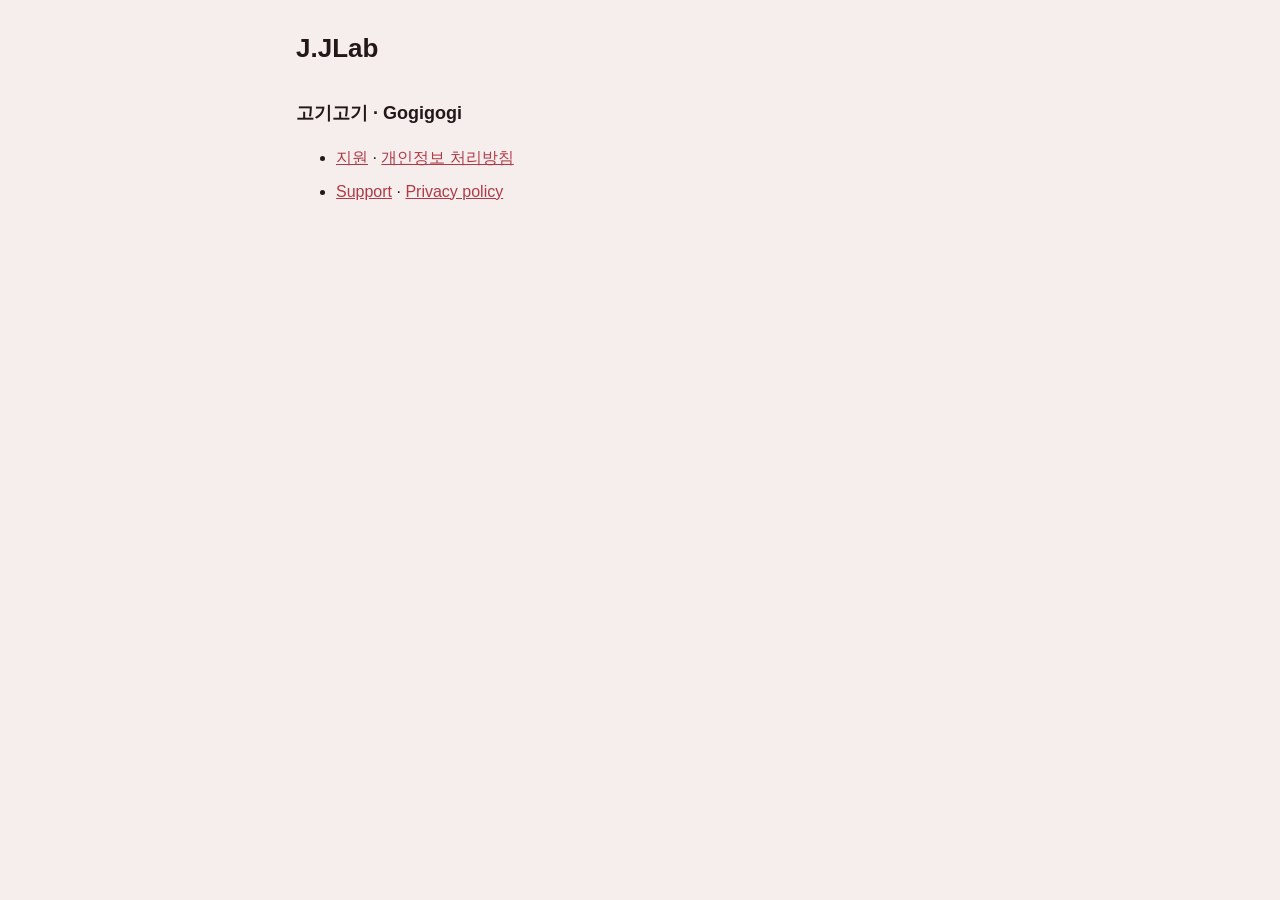
<file: index.html>
<!doctype html>
<html lang="ko">
<head>
<meta charset="utf-8">
<meta name="viewport" content="width=device-width, initial-scale=1">
<title>J.JLab</title>
<link rel="stylesheet" href="style.css">
</head>
<body>
<main>
<h1>J.JLab</h1>
<h2>고기고기 · Gogigogi</h2>
<ul>
  <li><a href="gogigogi/support/">지원</a> · <a href="gogigogi/privacy/">개인정보 처리방침</a></li>
  <li lang="en"><a href="gogigogi/en/support/">Support</a> · <a href="gogigogi/en/privacy/">Privacy policy</a></li>
</ul>
</main>
</body>
</html>
</file>
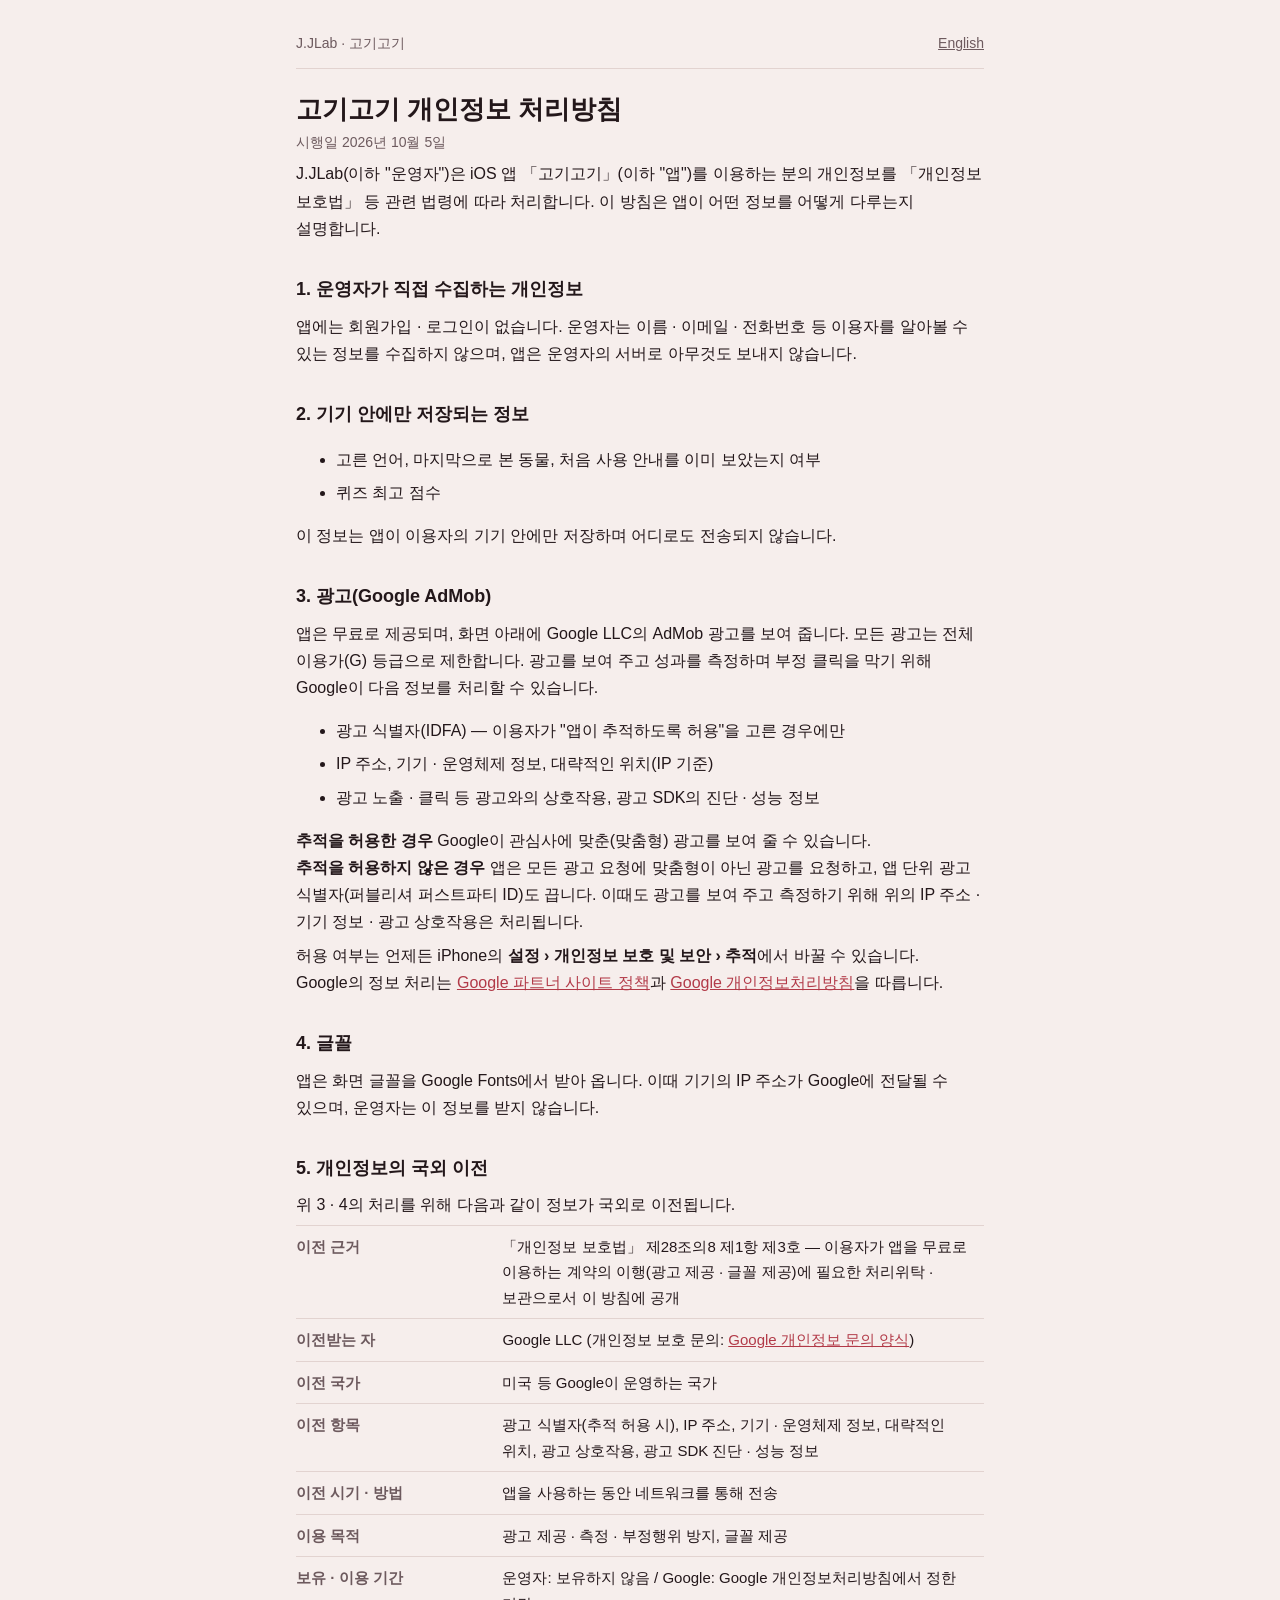
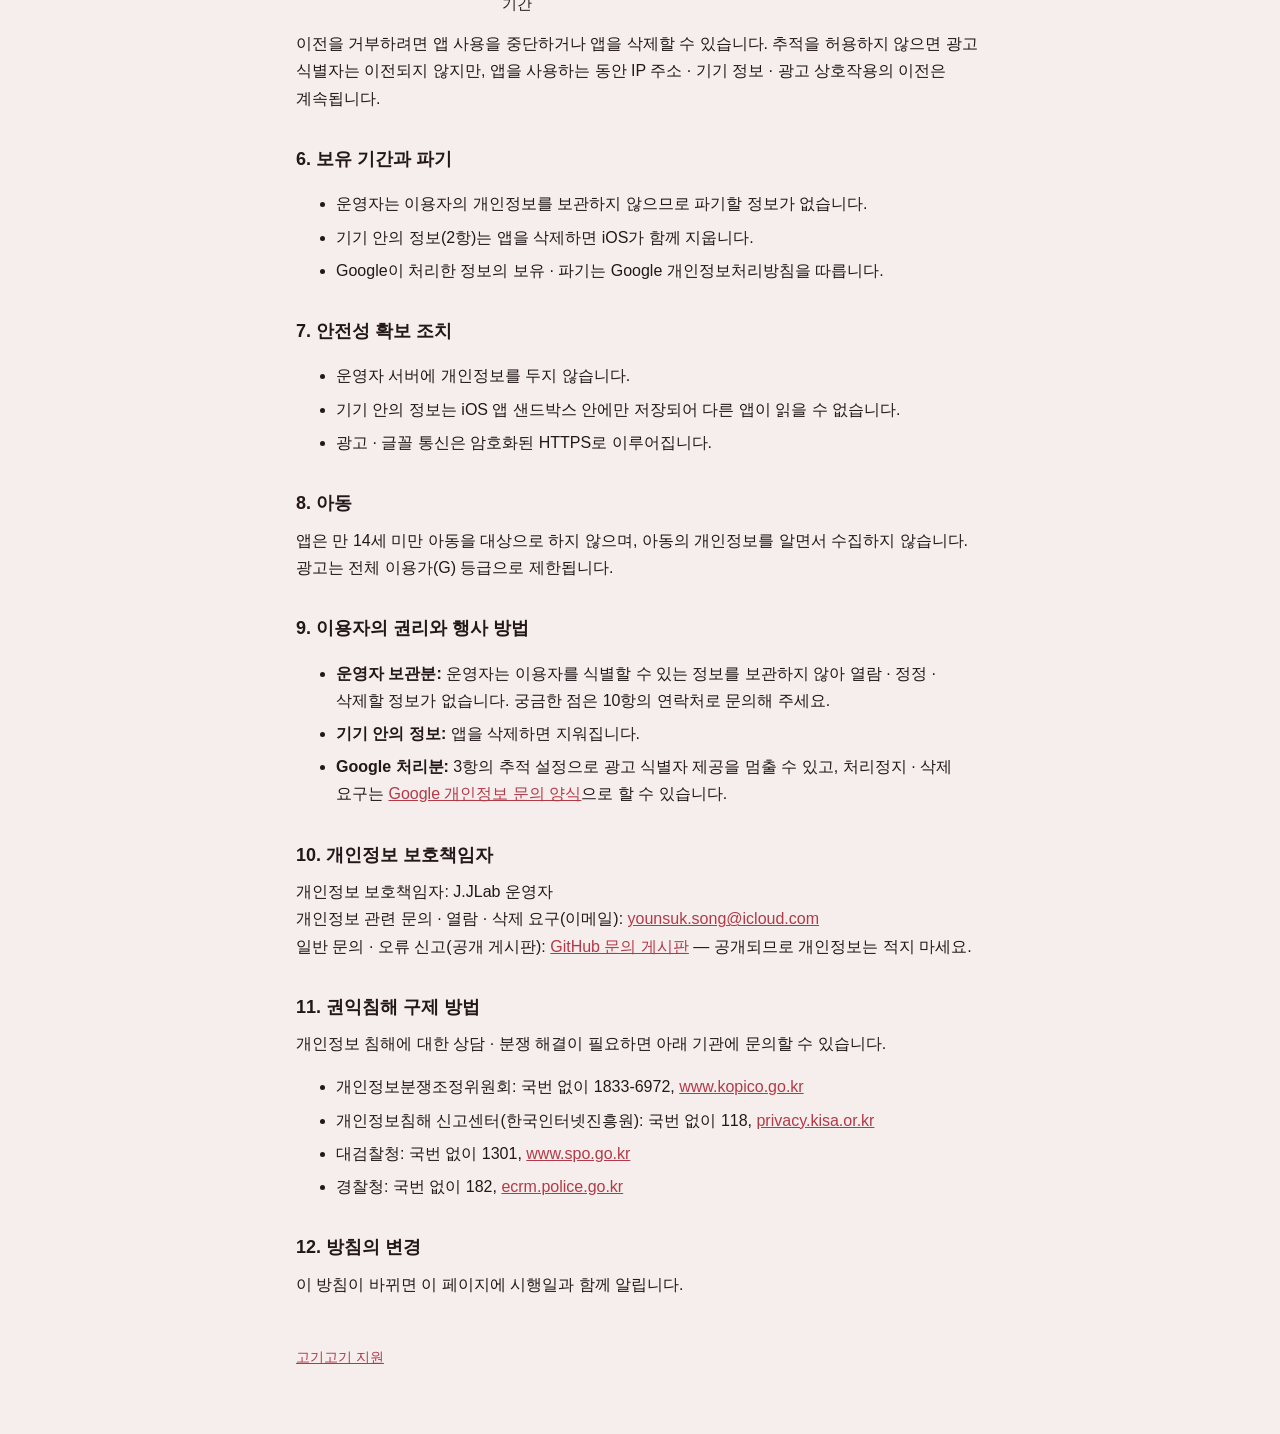
<file: gogigogi/privacy/index.html>
<!doctype html>
<html lang="ko">
<head>
<meta charset="utf-8">
<meta name="viewport" content="width=device-width, initial-scale=1">
<title>고기고기 개인정보 처리방침</title>
<link rel="stylesheet" href="../../style.css">
</head>
<body>
<main>
<header>
  <p class="meta">J.JLab · 고기고기</p>
  <a href="../en/privacy/" hreflang="en" lang="en">English</a>
</header>
<h1>고기고기 개인정보 처리방침</h1>
<p class="meta">시행일 2026년 10월 5일</p>

<p>J.JLab(이하 "운영자")은 iOS 앱 「고기고기」(이하 "앱")를 이용하는 분의 개인정보를 「개인정보 보호법」 등 관련 법령에 따라 처리합니다. 이 방침은 앱이 어떤 정보를 어떻게 다루는지 설명합니다.</p>

<h2>1. 운영자가 직접 수집하는 개인정보</h2>
<p>앱에는 회원가입 · 로그인이 없습니다. 운영자는 이름 · 이메일 · 전화번호 등 이용자를 알아볼 수 있는 정보를 수집하지 않으며, 앱은 운영자의 서버로 아무것도 보내지 않습니다.</p>

<h2>2. 기기 안에만 저장되는 정보</h2>
<ul>
  <li>고른 언어, 마지막으로 본 동물, 처음 사용 안내를 이미 보았는지 여부</li>
  <li>퀴즈 최고 점수</li>
</ul>
<p>이 정보는 앱이 이용자의 기기 안에만 저장하며 어디로도 전송되지 않습니다.</p>

<h2>3. 광고(Google AdMob)</h2>
<p>앱은 무료로 제공되며, 화면 아래에 Google LLC의 AdMob 광고를 보여 줍니다. 모든 광고는 전체 이용가(G) 등급으로 제한합니다. 광고를 보여 주고 성과를 측정하며 부정 클릭을 막기 위해 Google이 다음 정보를 처리할 수 있습니다.</p>
<ul>
  <li>광고 식별자(IDFA) — 이용자가 "앱이 추적하도록 허용"을 고른 경우에만</li>
  <li>IP 주소, 기기 · 운영체제 정보, 대략적인 위치(IP 기준)</li>
  <li>광고 노출 · 클릭 등 광고와의 상호작용, 광고 SDK의 진단 · 성능 정보</li>
</ul>
<p><b>추적을 허용한 경우</b> Google이 관심사에 맞춘(맞춤형) 광고를 보여 줄 수 있습니다.<br>
<b>추적을 허용하지 않은 경우</b> 앱은 모든 광고 요청에 맞춤형이 아닌 광고를 요청하고, 앱 단위 광고 식별자(퍼블리셔 퍼스트파티 ID)도 끕니다. 이때도 광고를 보여 주고 측정하기 위해 위의 IP 주소 · 기기 정보 · 광고 상호작용은 처리됩니다.</p>
<p>허용 여부는 언제든 iPhone의 <b>설정 › 개인정보 보호 및 보안 › 추적</b>에서 바꿀 수 있습니다. Google의 정보 처리는 <a href="https://policies.google.com/technologies/partner-sites?hl=ko">Google 파트너 사이트 정책</a>과 <a href="https://policies.google.com/privacy?hl=ko">Google 개인정보처리방침</a>을 따릅니다.</p>

<h2>4. 글꼴</h2>
<p>앱은 화면 글꼴을 Google Fonts에서 받아 옵니다. 이때 기기의 IP 주소가 Google에 전달될 수 있으며, 운영자는 이 정보를 받지 않습니다.</p>

<h2>5. 개인정보의 국외 이전</h2>
<p>위 3 · 4의 처리를 위해 다음과 같이 정보가 국외로 이전됩니다.</p>
<table>
  <tr><th>이전 근거</th><td>「개인정보 보호법」 제28조의8 제1항 제3호 — 이용자가 앱을 무료로 이용하는 계약의 이행(광고 제공 · 글꼴 제공)에 필요한 처리위탁 · 보관으로서 이 방침에 공개</td></tr>
  <tr><th>이전받는 자</th><td>Google LLC (개인정보 보호 문의: <a href="https://support.google.com/policies/contact/general_privacy_form">Google 개인정보 문의 양식</a>)</td></tr>
  <tr><th>이전 국가</th><td>미국 등 Google이 운영하는 국가</td></tr>
  <tr><th>이전 항목</th><td>광고 식별자(추적 허용 시), IP 주소, 기기 · 운영체제 정보, 대략적인 위치, 광고 상호작용, 광고 SDK 진단 · 성능 정보</td></tr>
  <tr><th>이전 시기 · 방법</th><td>앱을 사용하는 동안 네트워크를 통해 전송</td></tr>
  <tr><th>이용 목적</th><td>광고 제공 · 측정 · 부정행위 방지, 글꼴 제공</td></tr>
  <tr><th>보유 · 이용 기간</th><td>운영자: 보유하지 않음 / Google: Google 개인정보처리방침에서 정한 기간</td></tr>
</table>
<p>이전을 거부하려면 앱 사용을 중단하거나 앱을 삭제할 수 있습니다. 추적을 허용하지 않으면 광고 식별자는 이전되지 않지만, 앱을 사용하는 동안 IP 주소 · 기기 정보 · 광고 상호작용의 이전은 계속됩니다.</p>

<h2>6. 보유 기간과 파기</h2>
<ul>
  <li>운영자는 이용자의 개인정보를 보관하지 않으므로 파기할 정보가 없습니다.</li>
  <li>기기 안의 정보(2항)는 앱을 삭제하면 iOS가 함께 지웁니다.</li>
  <li>Google이 처리한 정보의 보유 · 파기는 Google 개인정보처리방침을 따릅니다.</li>
</ul>

<h2>7. 안전성 확보 조치</h2>
<ul>
  <li>운영자 서버에 개인정보를 두지 않습니다.</li>
  <li>기기 안의 정보는 iOS 앱 샌드박스 안에만 저장되어 다른 앱이 읽을 수 없습니다.</li>
  <li>광고 · 글꼴 통신은 암호화된 HTTPS로 이루어집니다.</li>
</ul>

<h2>8. 아동</h2>
<p>앱은 만 14세 미만 아동을 대상으로 하지 않으며, 아동의 개인정보를 알면서 수집하지 않습니다. 광고는 전체 이용가(G) 등급으로 제한됩니다.</p>

<h2>9. 이용자의 권리와 행사 방법</h2>
<ul>
  <li><b>운영자 보관분:</b> 운영자는 이용자를 식별할 수 있는 정보를 보관하지 않아 열람 · 정정 · 삭제할 정보가 없습니다. 궁금한 점은 10항의 연락처로 문의해 주세요.</li>
  <li><b>기기 안의 정보:</b> 앱을 삭제하면 지워집니다.</li>
  <li><b>Google 처리분:</b> 3항의 추적 설정으로 광고 식별자 제공을 멈출 수 있고, 처리정지 · 삭제 요구는 <a href="https://support.google.com/policies/contact/general_privacy_form">Google 개인정보 문의 양식</a>으로 할 수 있습니다.</li>
</ul>

<h2>10. 개인정보 보호책임자</h2>
<p>개인정보 보호책임자: J.JLab 운영자<br>
개인정보 관련 문의 · 열람 · 삭제 요구(이메일): <a href="mailto:younsuk.song@icloud.com">younsuk.song@icloud.com</a><br>
일반 문의 · 오류 신고(공개 게시판): <a href="https://github.com/J-JLab/J-JLab.github.io/issues">GitHub 문의 게시판</a> — 공개되므로 개인정보는 적지 마세요.</p>

<h2>11. 권익침해 구제 방법</h2>
<p>개인정보 침해에 대한 상담 · 분쟁 해결이 필요하면 아래 기관에 문의할 수 있습니다.</p>
<ul>
  <li>개인정보분쟁조정위원회: 국번 없이 1833-6972, <a href="https://www.kopico.go.kr">www.kopico.go.kr</a></li>
  <li>개인정보침해 신고센터(한국인터넷진흥원): 국번 없이 118, <a href="https://privacy.kisa.or.kr">privacy.kisa.or.kr</a></li>
  <li>대검찰청: 국번 없이 1301, <a href="https://www.spo.go.kr">www.spo.go.kr</a></li>
  <li>경찰청: 국번 없이 182, <a href="https://ecrm.police.go.kr">ecrm.police.go.kr</a></li>
</ul>

<h2>12. 방침의 변경</h2>
<p>이 방침이 바뀌면 이 페이지에 시행일과 함께 알립니다.</p>

<footer><a href="../support/">고기고기 지원</a></footer>
</main>
</body>
</html>
</file>
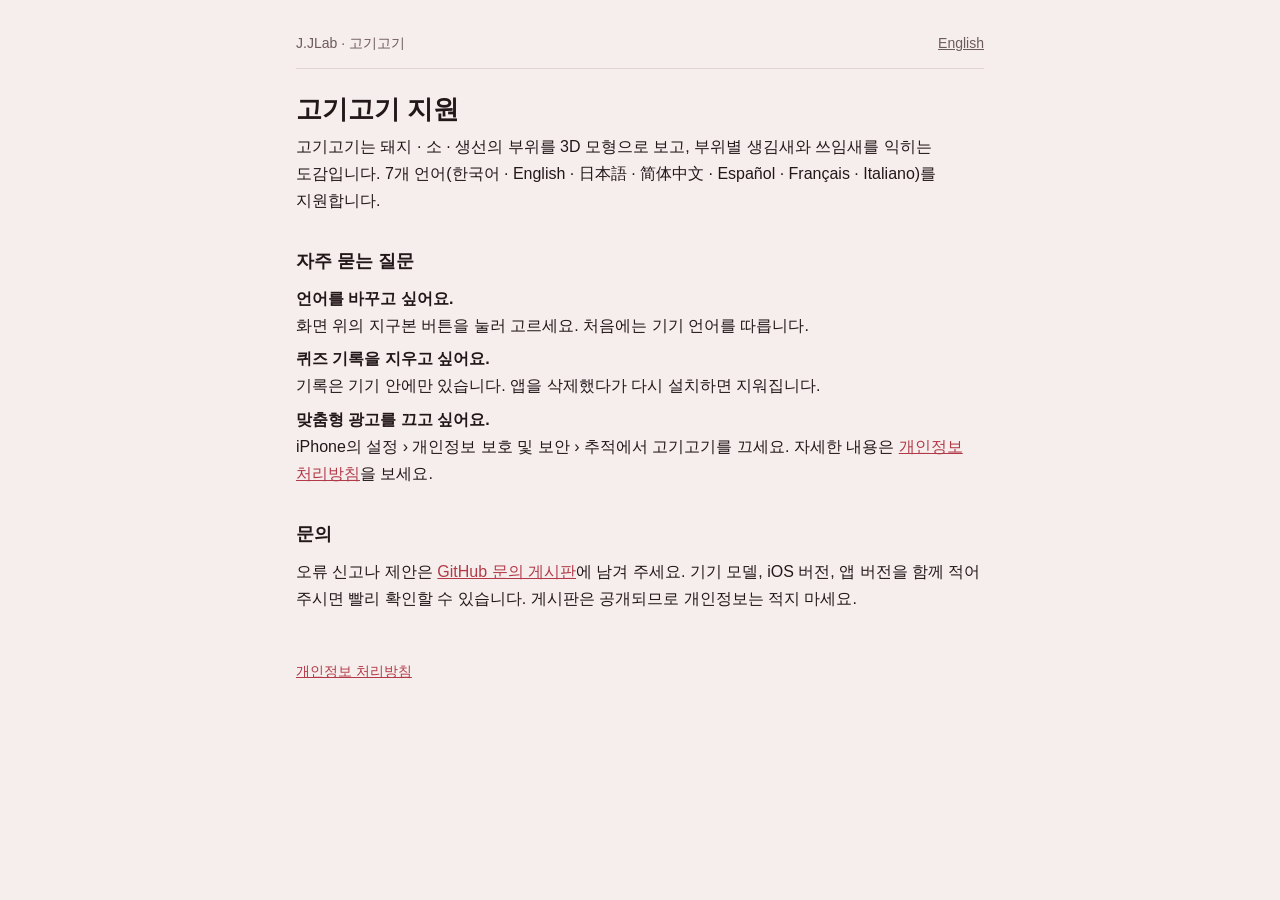
<file: gogigogi/support/index.html>
<!doctype html>
<html lang="ko">
<head>
<meta charset="utf-8">
<meta name="viewport" content="width=device-width, initial-scale=1">
<title>고기고기 지원</title>
<link rel="stylesheet" href="../../style.css">
</head>
<body>
<main>
<header>
  <p class="meta">J.JLab · 고기고기</p>
  <a href="../en/support/" hreflang="en" lang="en">English</a>
</header>
<h1>고기고기 지원</h1>
<p>고기고기는 돼지 · 소 · 생선의 부위를 3D 모형으로 보고, 부위별 생김새와 쓰임새를 익히는 도감입니다. 7개 언어(한국어 · English · 日本語 · 简体中文 · Español · Français · Italiano)를 지원합니다.</p>

<h2>자주 묻는 질문</h2>
<p><b>언어를 바꾸고 싶어요.</b><br>화면 위의 지구본 버튼을 눌러 고르세요. 처음에는 기기 언어를 따릅니다.</p>
<p><b>퀴즈 기록을 지우고 싶어요.</b><br>기록은 기기 안에만 있습니다. 앱을 삭제했다가 다시 설치하면 지워집니다.</p>
<p><b>맞춤형 광고를 끄고 싶어요.</b><br>iPhone의 설정 › 개인정보 보호 및 보안 › 추적에서 고기고기를 끄세요. 자세한 내용은 <a href="../privacy/">개인정보 처리방침</a>을 보세요.</p>

<h2>문의</h2>
<p>오류 신고나 제안은 <a href="https://github.com/J-JLab/J-JLab.github.io/issues">GitHub 문의 게시판</a>에 남겨 주세요. 기기 모델, iOS 버전, 앱 버전을 함께 적어 주시면 빨리 확인할 수 있습니다. 게시판은 공개되므로 개인정보는 적지 마세요.</p>

<footer><a href="../privacy/">개인정보 처리방침</a></footer>
</main>
</body>
</html>
</file>
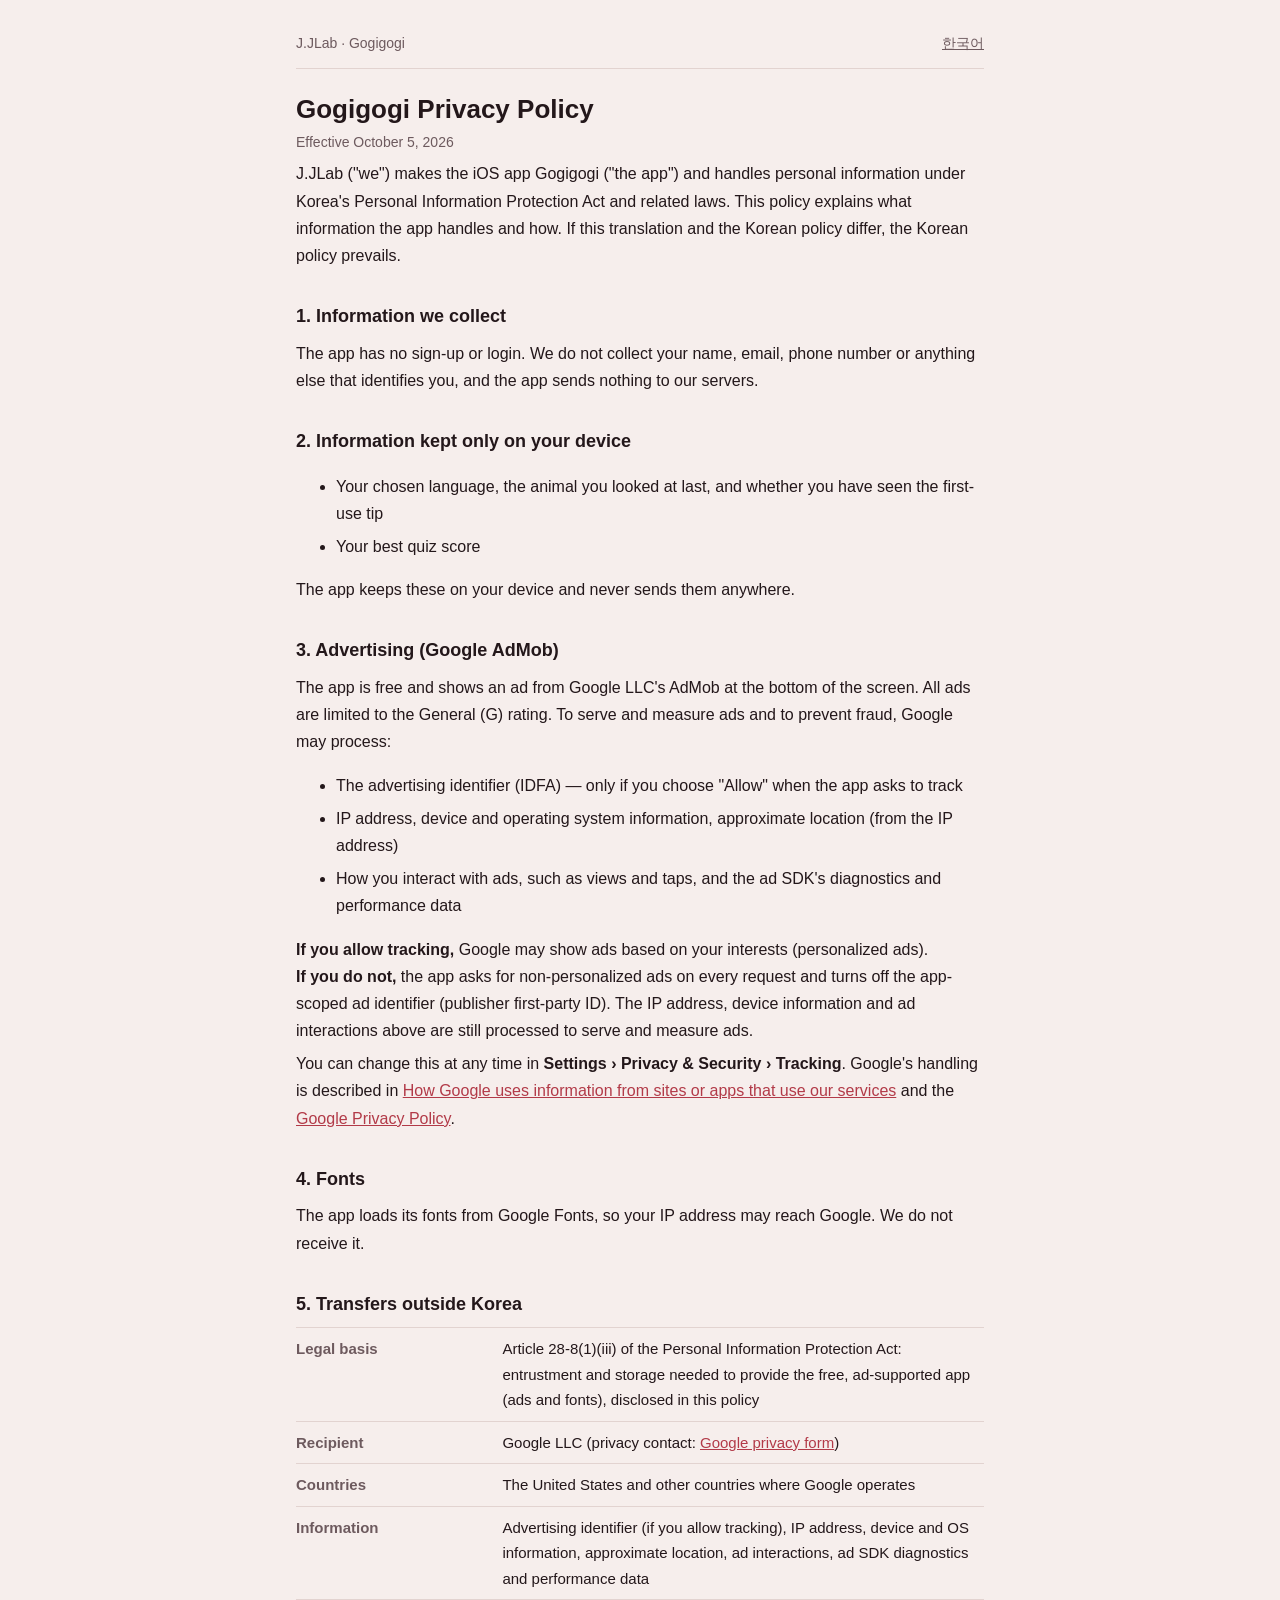
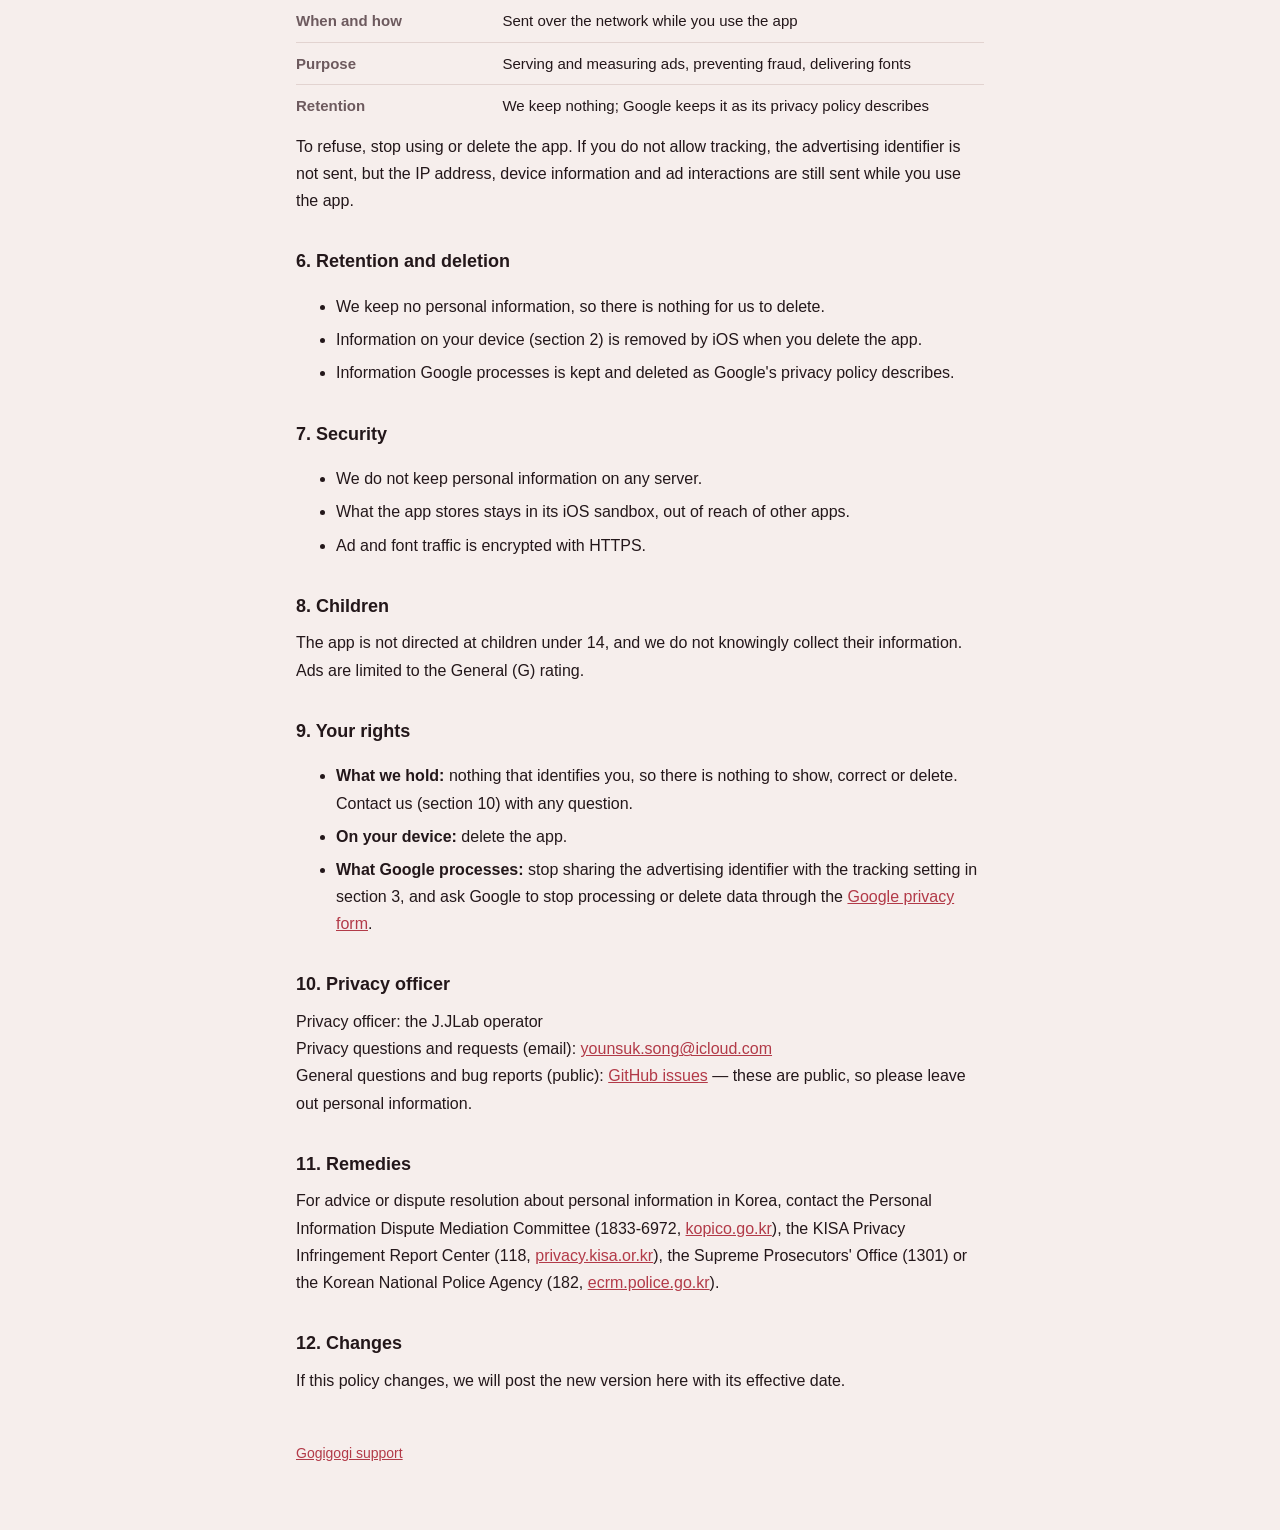
<file: gogigogi/en/privacy/index.html>
<!doctype html>
<html lang="en">
<head>
<meta charset="utf-8">
<meta name="viewport" content="width=device-width, initial-scale=1">
<title>Gogigogi Privacy Policy</title>
<link rel="stylesheet" href="../../../style.css">
</head>
<body>
<main>
<header>
  <p class="meta">J.JLab · Gogigogi</p>
  <a href="../../privacy/" hreflang="ko" lang="ko">한국어</a>
</header>
<h1>Gogigogi Privacy Policy</h1>
<p class="meta">Effective October 5, 2026</p>

<p>J.JLab ("we") makes the iOS app Gogigogi ("the app") and handles personal information under Korea's Personal Information Protection Act and related laws. This policy explains what information the app handles and how. If this translation and the Korean policy differ, the Korean policy prevails.</p>

<h2>1. Information we collect</h2>
<p>The app has no sign-up or login. We do not collect your name, email, phone number or anything else that identifies you, and the app sends nothing to our servers.</p>

<h2>2. Information kept only on your device</h2>
<ul>
  <li>Your chosen language, the animal you looked at last, and whether you have seen the first-use tip</li>
  <li>Your best quiz score</li>
</ul>
<p>The app keeps these on your device and never sends them anywhere.</p>

<h2>3. Advertising (Google AdMob)</h2>
<p>The app is free and shows an ad from Google LLC's AdMob at the bottom of the screen. All ads are limited to the General (G) rating. To serve and measure ads and to prevent fraud, Google may process:</p>
<ul>
  <li>The advertising identifier (IDFA) — only if you choose "Allow" when the app asks to track</li>
  <li>IP address, device and operating system information, approximate location (from the IP address)</li>
  <li>How you interact with ads, such as views and taps, and the ad SDK's diagnostics and performance data</li>
</ul>
<p><b>If you allow tracking,</b> Google may show ads based on your interests (personalized ads).<br>
<b>If you do not,</b> the app asks for non-personalized ads on every request and turns off the app-scoped ad identifier (publisher first-party ID). The IP address, device information and ad interactions above are still processed to serve and measure ads.</p>
<p>You can change this at any time in <b>Settings › Privacy &amp; Security › Tracking</b>. Google's handling is described in <a href="https://policies.google.com/technologies/partner-sites">How Google uses information from sites or apps that use our services</a> and the <a href="https://policies.google.com/privacy">Google Privacy Policy</a>.</p>

<h2>4. Fonts</h2>
<p>The app loads its fonts from Google Fonts, so your IP address may reach Google. We do not receive it.</p>

<h2>5. Transfers outside Korea</h2>
<table>
  <tr><th>Legal basis</th><td>Article 28-8(1)(iii) of the Personal Information Protection Act: entrustment and storage needed to provide the free, ad-supported app (ads and fonts), disclosed in this policy</td></tr>
  <tr><th>Recipient</th><td>Google LLC (privacy contact: <a href="https://support.google.com/policies/contact/general_privacy_form">Google privacy form</a>)</td></tr>
  <tr><th>Countries</th><td>The United States and other countries where Google operates</td></tr>
  <tr><th>Information</th><td>Advertising identifier (if you allow tracking), IP address, device and OS information, approximate location, ad interactions, ad SDK diagnostics and performance data</td></tr>
  <tr><th>When and how</th><td>Sent over the network while you use the app</td></tr>
  <tr><th>Purpose</th><td>Serving and measuring ads, preventing fraud, delivering fonts</td></tr>
  <tr><th>Retention</th><td>We keep nothing; Google keeps it as its privacy policy describes</td></tr>
</table>
<p>To refuse, stop using or delete the app. If you do not allow tracking, the advertising identifier is not sent, but the IP address, device information and ad interactions are still sent while you use the app.</p>

<h2>6. Retention and deletion</h2>
<ul>
  <li>We keep no personal information, so there is nothing for us to delete.</li>
  <li>Information on your device (section 2) is removed by iOS when you delete the app.</li>
  <li>Information Google processes is kept and deleted as Google's privacy policy describes.</li>
</ul>

<h2>7. Security</h2>
<ul>
  <li>We do not keep personal information on any server.</li>
  <li>What the app stores stays in its iOS sandbox, out of reach of other apps.</li>
  <li>Ad and font traffic is encrypted with HTTPS.</li>
</ul>

<h2>8. Children</h2>
<p>The app is not directed at children under 14, and we do not knowingly collect their information. Ads are limited to the General (G) rating.</p>

<h2>9. Your rights</h2>
<ul>
  <li><b>What we hold:</b> nothing that identifies you, so there is nothing to show, correct or delete. Contact us (section 10) with any question.</li>
  <li><b>On your device:</b> delete the app.</li>
  <li><b>What Google processes:</b> stop sharing the advertising identifier with the tracking setting in section 3, and ask Google to stop processing or delete data through the <a href="https://support.google.com/policies/contact/general_privacy_form">Google privacy form</a>.</li>
</ul>

<h2>10. Privacy officer</h2>
<p>Privacy officer: the J.JLab operator<br>
Privacy questions and requests (email): <a href="mailto:younsuk.song@icloud.com">younsuk.song@icloud.com</a><br>
General questions and bug reports (public): <a href="https://github.com/J-JLab/J-JLab.github.io/issues">GitHub issues</a> — these are public, so please leave out personal information.</p>

<h2>11. Remedies</h2>
<p>For advice or dispute resolution about personal information in Korea, contact the Personal Information Dispute Mediation Committee (1833-6972, <a href="https://www.kopico.go.kr">kopico.go.kr</a>), the KISA Privacy Infringement Report Center (118, <a href="https://privacy.kisa.or.kr">privacy.kisa.or.kr</a>), the Supreme Prosecutors' Office (1301) or the Korean National Police Agency (182, <a href="https://ecrm.police.go.kr">ecrm.police.go.kr</a>).</p>

<h2>12. Changes</h2>
<p>If this policy changes, we will post the new version here with its effective date.</p>

<footer><a href="../support/">Gogigogi support</a></footer>
</main>
</body>
</html>
</file>
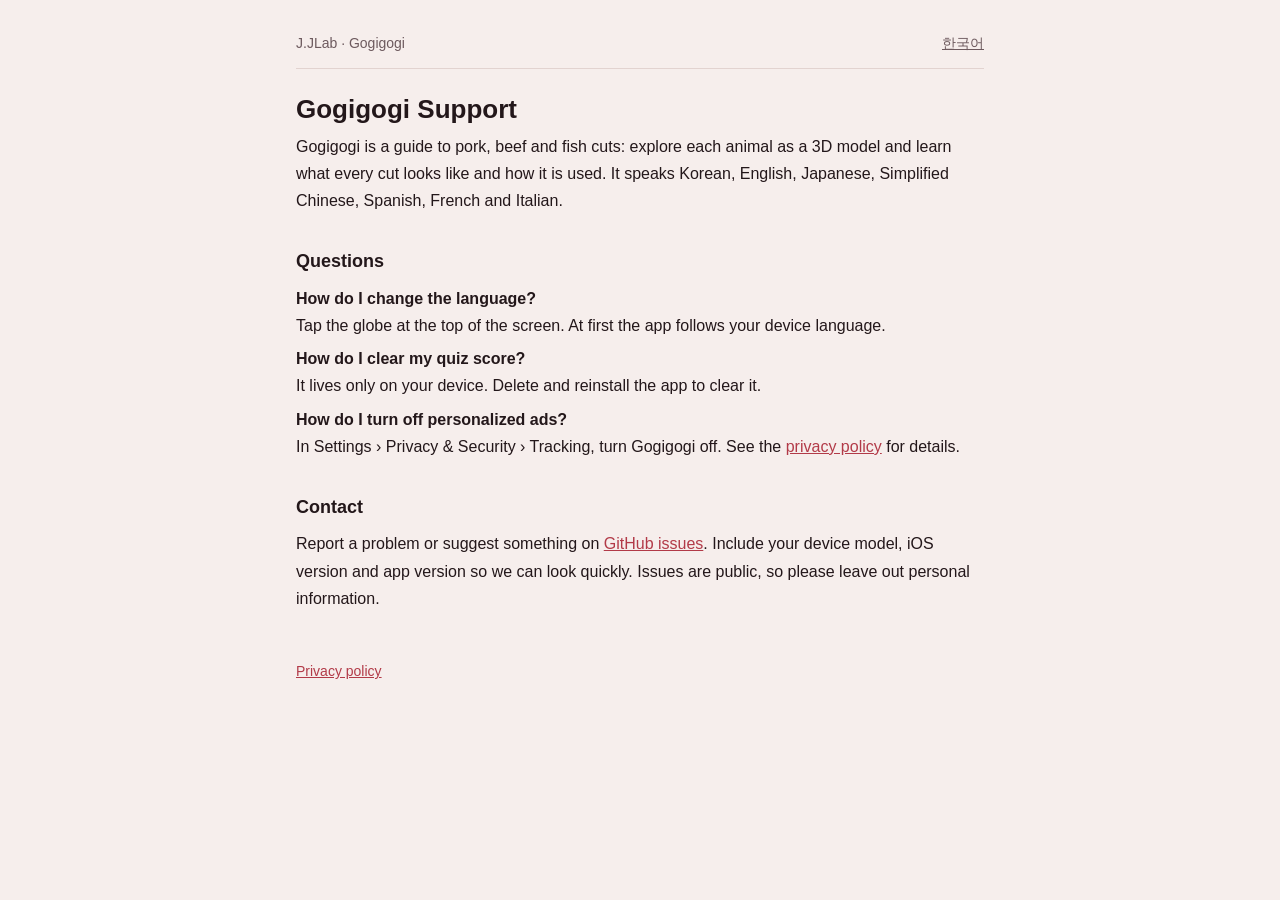
<file: gogigogi/en/support/index.html>
<!doctype html>
<html lang="en">
<head>
<meta charset="utf-8">
<meta name="viewport" content="width=device-width, initial-scale=1">
<title>Gogigogi Support</title>
<link rel="stylesheet" href="../../../style.css">
</head>
<body>
<main>
<header>
  <p class="meta">J.JLab · Gogigogi</p>
  <a href="../../support/" hreflang="ko" lang="ko">한국어</a>
</header>
<h1>Gogigogi Support</h1>
<p>Gogigogi is a guide to pork, beef and fish cuts: explore each animal as a 3D model and learn what every cut looks like and how it is used. It speaks Korean, English, Japanese, Simplified Chinese, Spanish, French and Italian.</p>

<h2>Questions</h2>
<p><b>How do I change the language?</b><br>Tap the globe at the top of the screen. At first the app follows your device language.</p>
<p><b>How do I clear my quiz score?</b><br>It lives only on your device. Delete and reinstall the app to clear it.</p>
<p><b>How do I turn off personalized ads?</b><br>In Settings › Privacy &amp; Security › Tracking, turn Gogigogi off. See the <a href="../privacy/">privacy policy</a> for details.</p>

<h2>Contact</h2>
<p>Report a problem or suggest something on <a href="https://github.com/J-JLab/J-JLab.github.io/issues">GitHub issues</a>. Include your device model, iOS version and app version so we can look quickly. Issues are public, so please leave out personal information.</p>

<footer><a href="../privacy/">Privacy policy</a></footer>
</main>
</body>
</html>
</file>
<file: style.css>
:root {
  --bg: #f6eeec;
  --ink: #23171a;
  --muted: #6d5a5e;
  --accent: #b23a48;
  --line: #e2d3d0;
  color-scheme: light dark;
}
@media (prefers-color-scheme: dark) {
  :root { --bg: #170e10; --ink: #f3e9e7; --muted: #b9a5a8; --accent: #ef7a86; --line: #3a2a2e; }
}
* { box-sizing: border-box; }
body {
  margin: 0;
  background: var(--bg);
  color: var(--ink);
  font: 16px/1.7 -apple-system, BlinkMacSystemFont, 'Apple SD Gothic Neo', 'Noto Sans KR', 'Segoe UI', sans-serif;
  word-break: keep-all;
  overflow-wrap: anywhere;
}
main { max-width: 720px; margin: 0 auto; padding: 32px 16px 64px; }
header { display: flex; justify-content: space-between; align-items: baseline; gap: 12px; border-bottom: 1px solid var(--line); padding-bottom: 12px; margin-bottom: 24px; }
header a { color: var(--muted); font-size: 14px; }
h1 { font-size: 26px; line-height: 1.3; margin: 0 0 4px; }
h2 { font-size: 18px; margin: 32px 0 8px; }
p, li { margin: 6px 0; }
a { color: var(--accent); }
.meta { color: var(--muted); font-size: 14px; margin: 0; }
table { width: 100%; border-collapse: collapse; font-size: 15px; }
th, td { text-align: left; vertical-align: top; border-top: 1px solid var(--line); padding: 8px 8px 8px 0; }
th { width: 30%; color: var(--muted); font-weight: 600; }
footer { margin-top: 48px; color: var(--muted); font-size: 14px; }
</file>
